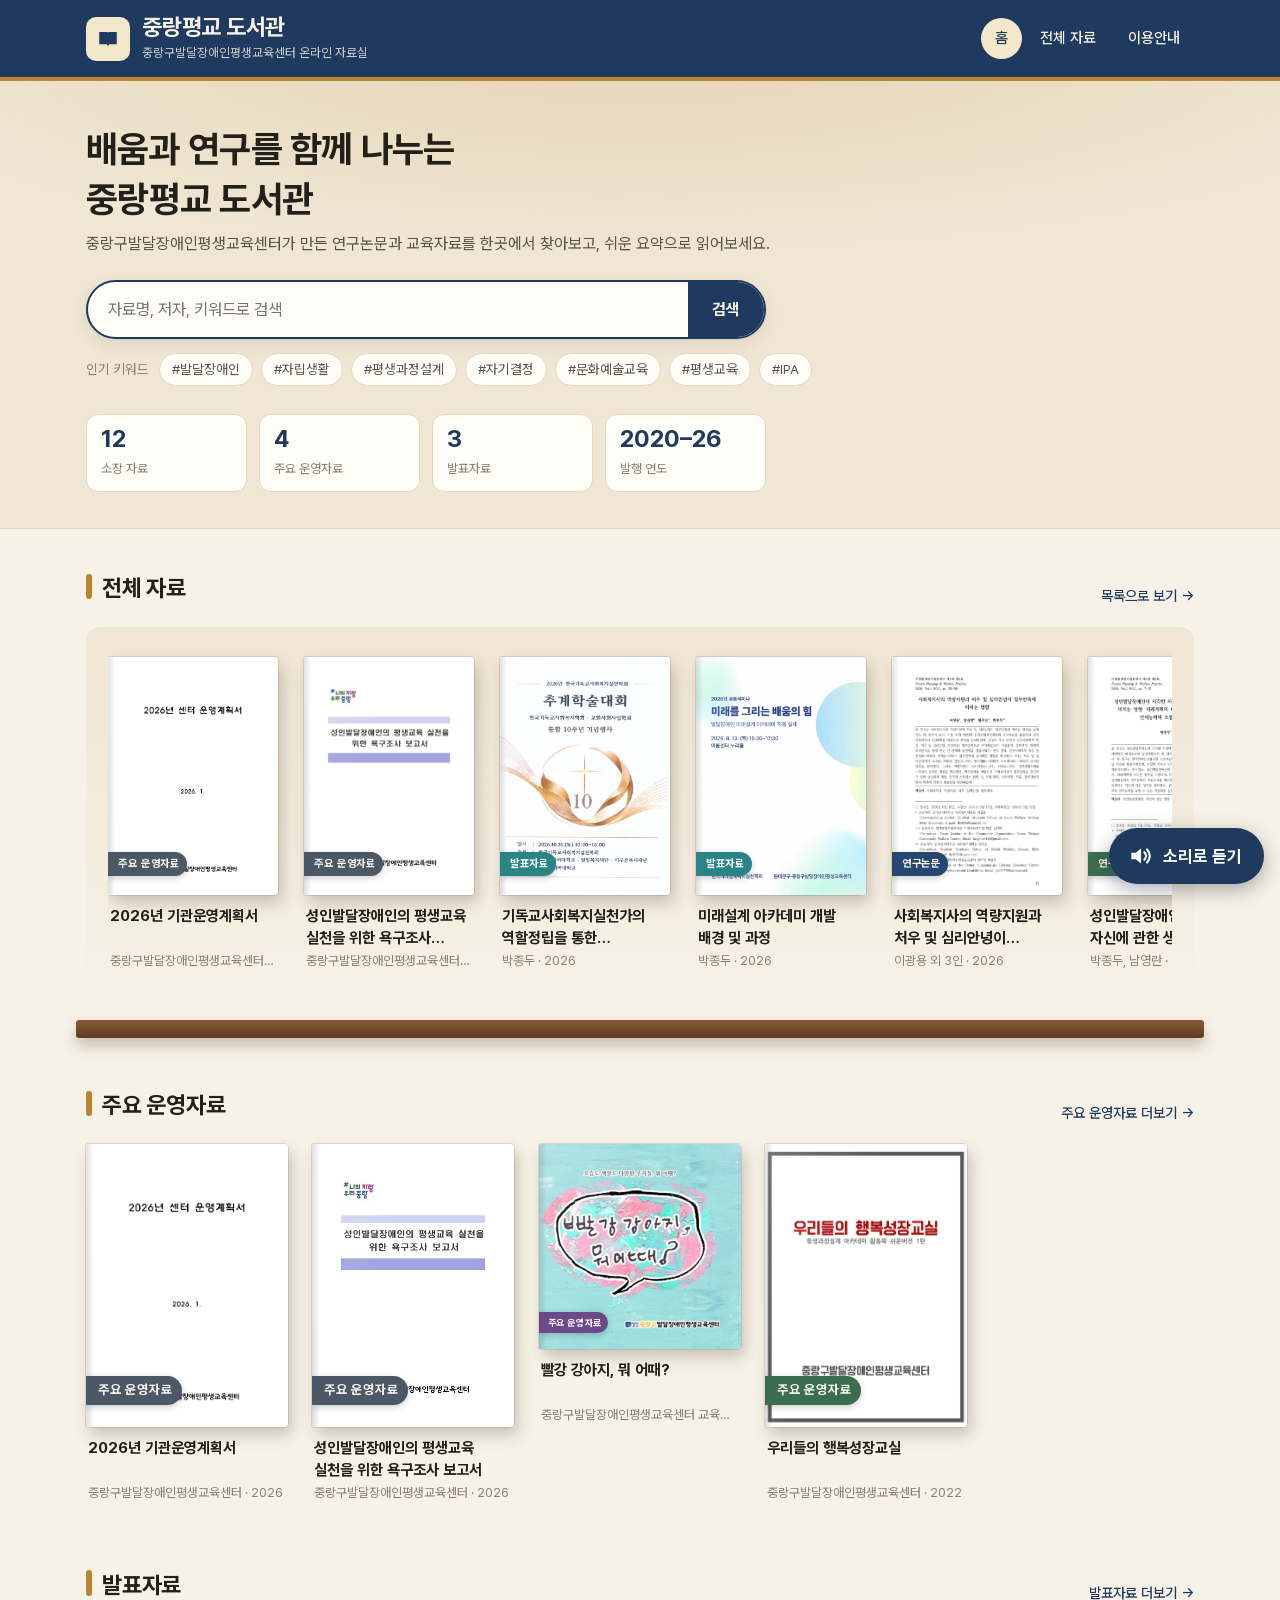
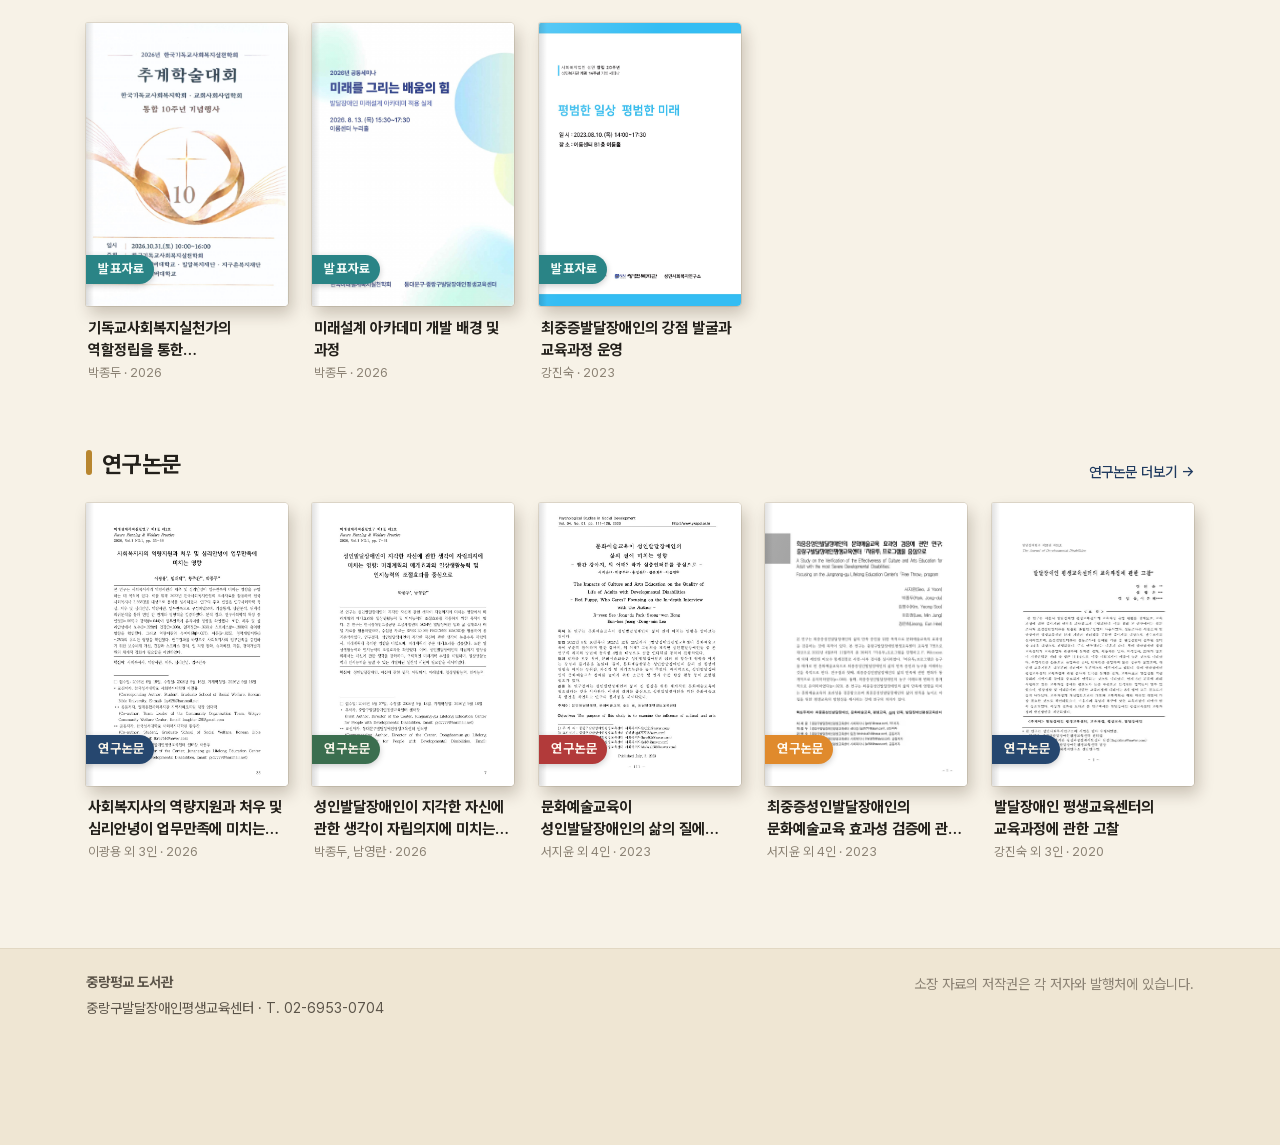
<file: index.html>
<!doctype html>
<html lang="ko">
<head>
  <meta charset="utf-8">
  <meta name="viewport" content="width=device-width, initial-scale=1">
  <title>중랑평교 도서관</title>
  <meta name="description" content="중랑구발달장애인평생교육센터가 만든 연구논문·활동북·발표자료를 쉬운 요약과 함께 읽는 온라인 도서관입니다.">
  <!-- 공유 미리보기 (카카오톡·페이스북·X 등). 이미지는 tools/build-og-image.js 로 다시 만듭니다. -->
  <!-- 사이트 주소가 정해지면 og:image 를 전체 주소(https://…/assets/og-image.png)로 바꾸고 og:url 을 추가하세요. -->
  <meta property="og:type" content="website">
  <meta property="og:site_name" content="중랑평교 도서관">
  <meta property="og:locale" content="ko_KR">
  <meta property="og:title" content="중랑평교 도서관">
  <meta property="og:description" content="중랑구발달장애인평생교육센터가 만든 연구와 교육자료를 쉬운 요약으로 한눈에 읽어 보세요.">
  <meta property="og:image" content="assets/og-image.png">
  <meta property="og:image:width" content="1200">
  <meta property="og:image:height" content="630">
  <meta property="og:image:alt" content="중랑평교 도서관 — 센터가 만든 연구와 교육자료를 쉬운 요약으로 한눈에 읽어 보세요.">
  <meta name="twitter:card" content="summary_large_image">
  <meta name="twitter:title" content="중랑평교 도서관">
  <meta name="twitter:description" content="중랑구발달장애인평생교육센터가 만든 연구와 교육자료를 쉬운 요약으로 한눈에 읽어 보세요.">
  <meta name="twitter:image" content="assets/og-image.png">
  <meta name="theme-color" content="#1f3a5f">
  <link rel="icon" href="data:image/svg+xml,%3Csvg xmlns='http://www.w3.org/2000/svg' viewBox='0 0 32 32'%3E%3Crect width='32' height='32' rx='7' fill='%231f3a5f'/%3E%3Cpath d='M8 9h7a2 2 0 0 1 2 2v12a2 2 0 0 0-2-2H8zM24 9h-7v14a2 2 0 0 1 2-2h5z' fill='%23f3e7c9'/%3E%3C/svg%3E">
  <link rel="preload" href="assets/fonts/PretendardVariable.woff2" as="font" type="font/woff2" crossorigin>
  <link rel="stylesheet" href="assets/style.css">
</head>
<body>
  <a class="skip" href="#main">본문 바로가기</a>

  <header class="masthead">
    <div class="wrap masthead__inner">
      <a class="brand" href="#/" aria-label="중랑평교 도서관 홈">
        <span class="brand__mark" aria-hidden="true">
          <svg viewBox="0 0 32 32"><path d="M6 8h8a3 3 0 0 1 3 3v14a3 3 0 0 0-3-3H6z"/><path d="M26 8h-8a3 3 0 0 0-3 3v14a3 3 0 0 1 3-3h8z"/></svg>
        </span>
        <span class="brand__text">
          <strong>중랑평교 도서관</strong>
          <small>중랑구발달장애인평생교육센터 온라인 자료실</small>
        </span>
      </a>
      <nav class="topnav" aria-label="주 메뉴">
        <a href="#/" data-nav="home">홈</a>
        <a href="#/list" data-nav="list">전체 자료</a>
        <a href="#/about" data-nav="about">이용안내</a>
      </nav>
    </div>
  </header>

  <main id="main" tabindex="-1"></main>

  <footer class="footer">
    <div class="wrap footer__inner">
      <div>
        <strong>중랑평교 도서관</strong>
        <p>중랑구발달장애인평생교육센터 · T. 02-6953-0704</p>
      </div>
      <p class="footer__note">소장 자료의 저작권은 각 저자와 발행처에 있습니다.</p>
    </div>
  </footer>

  <script src="data/catalog.js"></script>
  <script src="data/reports.js"></script>
  <script src="assets/cover.js"></script>
  <script src="assets/app.js"></script>
  <script src="assets/tts.js"></script>
</body>
</html>
</file>
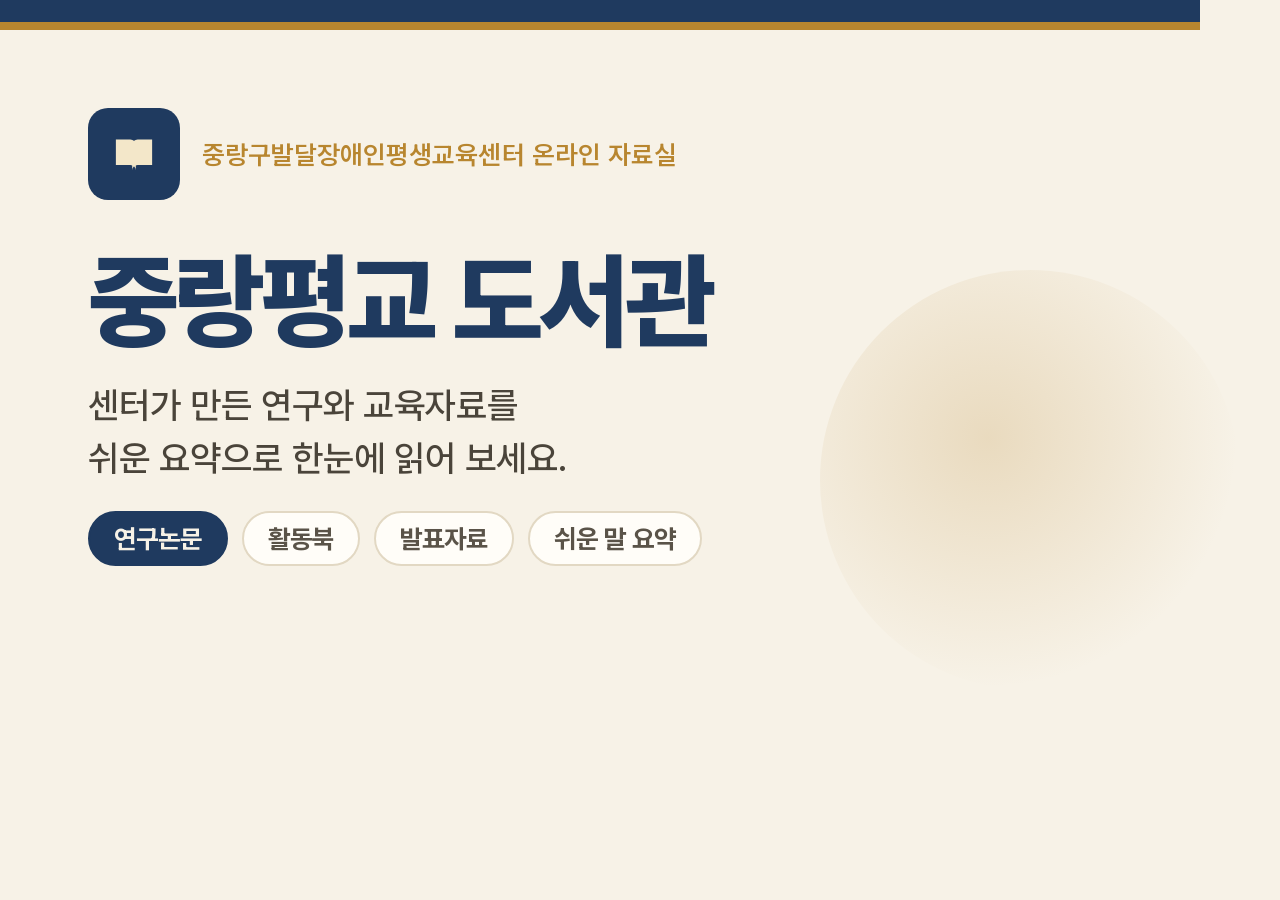
<file: tools/og-image.html>
<!doctype html>
<!-- 공유 미리보기 이미지(1200×630) 원본. 다시 만들기: node tools/build-og-image.js -->
<html lang="ko"><head><meta charset="utf-8">
<style>
@font-face { font-family: "Pretendard Variable"; font-weight: 45 920; src: url("../assets/fonts/PretendardVariable.woff2") format("woff2-variations"); }
* { box-sizing: border-box; margin: 0; }
body { width: 1200px; height: 630px; font-family: "Pretendard Variable", sans-serif; background: #f7f2e7; color: #23201b; position: relative; overflow: hidden; word-break: keep-all; }
.bar { position: absolute; inset: 0 0 auto 0; height: 22px; background: #1f3a5f; border-bottom: 8px solid #b8862f; height: 30px; }
.wrap { position: absolute; inset: 30px 0 0 0; padding: 78px 88px 0; }
.brand { display: flex; align-items: center; gap: 22px; }
.mark { width: 92px; height: 92px; border-radius: 20px; background: #1f3a5f; display: grid; place-items: center; }
.mark svg { width: 58px; height: 58px; fill: #f3e7c9; }
.kicker { font-size: 26px; font-weight: 600; color: #b8862f; letter-spacing: .04em; }
h1 { font-size: 104px; font-weight: 850; letter-spacing: -.035em; line-height: 1.1; margin-top: 44px; color: #1f3a5f; }
.lead { font-size: 36px; font-weight: 500; color: #4a443a; margin-top: 22px; line-height: 1.45; }
.chips { position: absolute; left: 88px; bottom: 64px; display: flex; gap: 14px; }
.chip { font-size: 26px; font-weight: 700; padding: 10px 24px; border-radius: 999px; background: #fffdf8; border: 2px solid #e2d8c3; color: #5a5348; }
.chip.on { background: #1f3a5f; border-color: #1f3a5f; color: #f7f2e7; }
.deco { position: absolute; right: -40px; bottom: -60px; width: 420px; height: 420px; border-radius: 50%; background: radial-gradient(circle at 40% 40%, rgba(184,134,47,.22), rgba(184,134,47,0) 70%); }
</style></head>
<body>
  <div class="bar"></div>
  <div class="deco"></div>
  <div class="wrap">
    <div class="brand">
      <div class="mark"><svg viewBox="0 0 32 32"><path d="M6 8h8a3 3 0 0 1 3 3v14a3 3 0 0 0-3-3H6z"/><path d="M26 8h-8a3 3 0 0 0-3 3v14a3 3 0 0 1 3-3h8z"/></svg></div>
      <div class="kicker">중랑구발달장애인평생교육센터 온라인 자료실</div>
    </div>
    <h1>중랑평교 도서관</h1>
    <p class="lead">센터가 만든 연구와 교육자료를<br>쉬운 요약으로 한눈에 읽어 보세요.</p>
  </div>
  <div class="chips"><span class="chip on">연구논문</span><span class="chip">활동북</span><span class="chip">발표자료</span><span class="chip">쉬운 말 요약</span></div>
</body></html>
</file>
<file: assets/style.css>
/* ============ 중랑평교 도서관 ============ */
@font-face {
  font-family: "Pretendard Variable";
  font-weight: 45 920;
  font-style: normal;
  font-display: swap;
  src: url("fonts/PretendardVariable.woff2") format("woff2-variations");
}
:root {
  --paper: #f7f2e7;
  --paper-2: #efe6d3;
  --card: #fffdf8;
  --ink: #23201b;
  --ink-2: #5a5348;
  --ink-3: #8a8173;
  --line: #e2d8c3;
  --navy: #1f3a5f;
  --navy-2: #2c5282;
  --gold: #b8862f;
  --gold-soft: #f3e7c9;
  --wood: #8a5a33;
  --wood-dark: #5e3b1f;
  --focus: #2c6fd6;
  --shadow: 0 1px 2px rgba(40, 30, 10, .06), 0 6px 18px rgba(40, 30, 10, .08);
  --radius: 14px;
  --serif: "Pretendard Variable", Pretendard, -apple-system, BlinkMacSystemFont, "Apple SD Gothic Neo", "Malgun Gothic", sans-serif;
  --sans: "Pretendard Variable", Pretendard, -apple-system, BlinkMacSystemFont, "Apple SD Gothic Neo", "Malgun Gothic", sans-serif;
  color-scheme: light;
}
@media (prefers-color-scheme: dark) {
  :root:not([data-theme="light"]) {
    --paper: #17150f; --paper-2: #211e17; --card: #221f18;
    --ink: #f1ebdd; --ink-2: #c9c0ae; --ink-3: #978e7e; --line: #3a352a;
    --navy: #9cc0ee; --navy-2: #b9d3f5; --gold: #e0b45e; --gold-soft: #3a3020;
    --wood: #6e4628; --wood-dark: #4a2d16; --focus: #7fb0ff;
    --shadow: 0 1px 2px rgba(0,0,0,.4), 0 8px 22px rgba(0,0,0,.35);
    color-scheme: dark;
  }
}
:root[data-theme="dark"] {
  --paper: #17150f; --paper-2: #211e17; --card: #221f18;
  --ink: #f1ebdd; --ink-2: #c9c0ae; --ink-3: #978e7e; --line: #3a352a;
  --navy: #9cc0ee; --navy-2: #b9d3f5; --gold: #e0b45e; --gold-soft: #3a3020;
  --wood: #6e4628; --wood-dark: #4a2d16; --focus: #7fb0ff;
  --shadow: 0 1px 2px rgba(0,0,0,.4), 0 8px 22px rgba(0,0,0,.35);
  color-scheme: dark;
}

* { box-sizing: border-box; }
html { -webkit-text-size-adjust: 100%; }
body {
  margin: 0; background: var(--paper); color: var(--ink);
  font-family: var(--sans); font-size: 16px; line-height: 1.7;
  word-break: keep-all; overflow-wrap: anywhere;
}
a { color: inherit; }
img, svg { display: block; }
:focus-visible { outline: 3px solid var(--focus); outline-offset: 2px; border-radius: 6px; }
.wrap { max-width: 1140px; margin: 0 auto; padding: 0 16px; }
.skip { position: absolute; left: -999px; top: 8px; background: var(--card); padding: 8px 12px; z-index: 10; }
.skip:focus { left: 8px; }
main, main:focus, main:focus-visible { outline: none; min-height: 60vh; }

/* ---------- masthead ---------- */
.masthead { background: #1f3a5f; color: #f7f2e7; border-bottom: 4px solid #b8862f; }
.masthead__inner { display: flex; align-items: center; justify-content: space-between; gap: 16px; padding-top: 14px; padding-bottom: 14px; flex-wrap: wrap; }
.brand { display: flex; align-items: center; gap: 12px; text-decoration: none; }
.brand__mark { width: 44px; height: 44px; border-radius: 10px; background: #f3e7c9; display: grid; place-items: center; flex: none; }
.brand__mark svg { width: 28px; height: 28px; fill: #1f3a5f; }
.brand__text strong { display: block; font-family: var(--serif); font-size: 1.45rem; letter-spacing: -.01em; line-height: 1.2; }
.brand__text small { display: block; font-size: .78rem; opacity: .8; }
.topnav { display: flex; gap: 4px; }
.topnav a { text-decoration: none; padding: 8px 14px; border-radius: 999px; font-weight: 500; font-size: .95rem; }
.topnav a:hover { background: rgba(255,255,255,.1); }
.topnav a[aria-current="page"] { background: #f3e7c9; color: #1f3a5f; }

/* ---------- hero ---------- */
.hero { background:
  radial-gradient(1200px 300px at 50% -40px, rgba(184,134,47,.18), transparent 70%), var(--paper-2);
  border-bottom: 1px solid var(--line); padding: 44px 0 36px; }
.hero h1 { font-family: var(--serif); font-size: clamp(1.6rem, 4vw, 2.3rem); margin: 0 0 6px; line-height: 1.35; letter-spacing: -.02em; }
.hero p.lead { margin: 0 0 22px; color: var(--ink-2); }
.search { display: flex; background: var(--card); border: 2px solid var(--navy); border-radius: 999px; overflow: hidden; max-width: 680px; box-shadow: var(--shadow); }
.search input { flex: 1; min-width: 0; border: 0; background: transparent; padding: 14px 20px; font: inherit; font-size: 1.02rem; color: var(--ink); }
.search input:focus { outline: none; }
.search button { border: 0; background: var(--navy); color: var(--paper); padding: 0 24px; font: inherit; font-weight: 700; cursor: pointer; }
:root[data-theme="dark"] .search button { color: #17150f; }
.chips { display: flex; flex-wrap: wrap; gap: 8px; margin-top: 14px; align-items: center; }
.chips__label { font-size: .85rem; color: var(--ink-3); margin-right: 2px; }
.chip { border: 1px solid var(--line); background: var(--card); color: var(--ink-2); border-radius: 999px; padding: 4px 12px; font: inherit; font-size: .85rem; cursor: pointer; text-decoration: none; }
.chip:hover { border-color: var(--gold); color: var(--ink); }
.stats-row { display: grid; grid-template-columns: repeat(4, minmax(0,1fr)); gap: 12px; margin-top: 28px; max-width: 680px; }
.stat { background: var(--card); border: 1px solid var(--line); border-radius: 12px; padding: 10px 14px; }
.stat b { display: block; font-family: var(--serif); font-size: 1.5rem; color: var(--navy); line-height: 1.2; }
.stat span { font-size: .8rem; color: var(--ink-3); }

/* ---------- sections ---------- */
.section { padding: 40px 0 8px; }
.section__head { display: flex; align-items: end; justify-content: space-between; gap: 12px; margin-bottom: 18px; flex-wrap: wrap; }
.section__head h2 { font-family: var(--serif); font-size: 1.45rem; margin: 0; letter-spacing: -.01em; }
.section__head h2::before { content: ""; display: inline-block; width: 6px; height: 1.1em; background: var(--gold); border-radius: 3px; margin-right: 10px; vertical-align: -3px; }
.more { font-size: .9rem; color: var(--navy); font-weight: 500; text-decoration: none; }
.more:hover { text-decoration: underline; }

/* ---------- bookshelf ---------- */
.shelf { position: relative; padding: 10px 22px 22px; background: linear-gradient(var(--paper-2), var(--paper)); border-radius: var(--radius) var(--radius) 0 0; }
.shelf__row { display: flex; gap: 26px; overflow-x: auto; padding: 20px 4px 14px; scroll-snap-type: x mandatory; align-items: flex-end; }
/* 옆으로 넘기는 슬라이드 바 — 크고 밝게 (크롬·엣지·안드로이드) */
.shelf__row::-webkit-scrollbar { height: 18px; }
.shelf__row::-webkit-scrollbar-track { background: #fff3c4; border: 1px solid #f2d27a; border-radius: 999px; margin: 0 4px; }
.shelf__row::-webkit-scrollbar-thumb { background: #f2b400; border: 3px solid #fff3c4; border-radius: 999px; min-width: 60px; }
.shelf__row::-webkit-scrollbar-thumb:hover { background: #ffc61a; }
.shelf__row::-webkit-scrollbar-thumb:active { background: #e0a500; }
/* 파이어폭스 (두께는 브라우저 기본값) */
@supports (-moz-appearance: none) {
  .shelf__row { scrollbar-color: #f2b400 #fff3c4; scrollbar-width: auto; }
}
.shelf__board { height: 18px; background: linear-gradient(var(--wood), var(--wood-dark)); border-radius: 3px; box-shadow: 0 8px 14px rgba(60,35,10,.25); margin: 0 -10px; position: relative; z-index: 1; }
.shelf .book { --w: 170px; flex: 0 0 var(--w); min-width: 0; scroll-snap-align: start; margin-bottom: -1px; }
/* 원본 비율 표지(정사각형 그림책 등): 높이는 다른 표지(너비×1.4)와 같게, 너비만 비율대로 */
.shelf .book--ratio { flex-basis: calc(var(--w) * 1.4 * var(--r)); }
.book { min-width: 0; }

/* ---------- book (cover link) ---------- */
.book { display: block; text-decoration: none; color: inherit; }
.book__cover { transition: transform .28s cubic-bezier(.2,.8,.3,1), box-shadow .28s ease; will-change: transform; }
/* 마우스를 올리거나 키보드로 고르면 책이 위로 살짝 올라옴 */
.book:hover .book__cover, .book:focus-visible .book__cover { transform: translateY(-12px); box-shadow: 0 0 0 1px rgba(60,40,10,.12), 6px 22px 30px rgba(40,25,5,.32); }
.book:active .book__cover { transform: translateY(-6px); }
/* 글 영역 높이를 고정해 모든 표지가 같은 높이에 놓이게 함: 제목 2줄 + 저자·연도 1줄 */
.book__meta { padding: 10px 2px 14px; }
.book__meta h3 { font-size: .95rem; line-height: 1.45; height: 2.9em; margin: 0 0 2px; display: -webkit-box; -webkit-line-clamp: 2; -webkit-box-orient: vertical; overflow: hidden; }
.book__meta p { margin: 0; font-size: .8rem; line-height: 1.6; color: var(--ink-3); white-space: nowrap; overflow: hidden; text-overflow: ellipsis; }

/* ---------- COVER ---------- */
.cover {
  --c1: #1f3a5f; --c2: #142843; --fg: #f7f2e7; --ac: #e0b45e;
  position: relative; aspect-ratio: 3 / 4.2; width: 100%;
  background: linear-gradient(155deg, var(--c1), var(--c2));
  color: var(--fg); border-radius: 3px 8px 8px 3px; overflow: hidden;
  box-shadow: 4px 8px 16px rgba(40,25,5,.25), inset 0 0 0 1px rgba(255,255,255,.06);
  container-type: inline-size;
  font-family: var(--sans);
}
.cover::before { /* spine */
  content: ""; position: absolute; inset: 0 auto 0 0; width: 7%;
  background: linear-gradient(90deg, rgba(0,0,0,.35), rgba(255,255,255,.12) 60%, rgba(0,0,0,.15));
}
.cover::after { /* paper sheen */
  content: ""; position: absolute; inset: 0;
  background: linear-gradient(110deg, rgba(255,255,255,.14), transparent 38%, transparent 70%, rgba(0,0,0,.12));
  pointer-events: none;
}
.cover__inner { position: absolute; inset: 0 0 0 7%; padding: 9cqi 9cqi 8cqi 8cqi; display: flex; flex-direction: column; }
.cover__type { font-size: 5.6cqi; letter-spacing: .14em; font-weight: 700; color: var(--ac); display: flex; align-items: center; gap: 2.5cqi; }
.cover__type::after { content: ""; flex: 1; height: 1px; background: currentColor; opacity: .5; }
.cover__title { font-family: var(--serif); font-weight: 900; font-size: 9.4cqi; line-height: 1.32; margin: 5cqi 0 0; letter-spacing: -.02em; }
.cover__sub { font-size: 5cqi; line-height: 1.45; opacity: .82; margin-top: 3cqi; }
.cover__motif { flex: 1; display: grid; place-items: center; min-height: 0; padding: 3cqi 0; }
.cover__motif svg { width: 46%; min-width: 34cqi; height: auto; max-height: 100%; color: var(--ac); }
.cover__foot { display: flex; justify-content: space-between; align-items: end; gap: 3cqi; font-size: 4.8cqi; }
.cover__authors { opacity: .9; line-height: 1.4; }
.cover__year { font-family: var(--serif); font-weight: 700; color: var(--ac); font-size: 6cqi; white-space: nowrap; flex: none; }
.cover--long .cover__title { font-size: 8cqi; }
.cover--long .cover__sub { font-size: 4.6cqi; }
.cover__label { /* library call-number sticker */
  position: absolute; left: 1.2%; bottom: 7cqi; width: 5%; z-index: 2; display: none;
}
.cover--lg { border-radius: 4px 12px 12px 4px; }

/* 원문 첫 페이지 표지 */
.cover--page { background: #fff; border-radius: 2px 4px 4px 2px; box-shadow: 0 0 0 1px rgba(60,40,10,.12), 4px 8px 16px rgba(40,25,5,.22); }
.cover--page::before { width: 4%; background: linear-gradient(90deg, rgba(0,0,0,.14), rgba(0,0,0,0)); z-index: 1; }
.cover--page::after { background: linear-gradient(110deg, rgba(255,255,255,.18), transparent 40%); z-index: 1; }
.cover--page img { position: absolute; inset: 0; width: 100%; height: 100%; object-fit: cover; object-position: top center; }
.cover__tag {
  position: absolute; left: 0; bottom: 8%; z-index: 2;
  background: var(--c1); color: var(--fg); font-size: calc(6.4cqi * var(--tag-scale, 1)); font-weight: 700; letter-spacing: .06em;
  padding: calc(1.6cqi * var(--tag-scale, 1)) calc(4.5cqi * var(--tag-scale, 1)) calc(1.6cqi * var(--tag-scale, 1)) calc(6cqi * var(--tag-scale, 1)); border-radius: 0 999px 999px 0; box-shadow: 0 2px 6px rgba(0,0,0,.2);
}

/* themes */
.t-navy    { --c1: #26476f; --c2: #142a46; --ac: #e8c27a; --fg: #f7f2e7; }
.t-forest  { --c1: #3b6e4f; --c2: #1f4330; --ac: #f2d98c; --fg: #f6f4e8; }
.t-crimson { --c1: #b23a3a; --c2: #6e1d24; --ac: #ffd9a8; --fg: #fff6ef; }
.t-amber   { --c1: #e08a2c; --c2: #a8501a; --ac: #fff1cf; --fg: #fffaf0; }
.t-plum    { --c1: #6c4a8a; --c2: #3e2753; --ac: #f0cfe8; --fg: #fbf5ff; }
.t-teal    { --c1: #2a8486; --c2: #155052; --ac: #d8f2e6; --fg: #f2fbf8; }
.t-slate   { --c1: #4d5866; --c2: #2b323b; --ac: #f0d8a8; --fg: #f4f3ef; }

/* ---------- list / catalog ---------- */
.toolbar { display: flex; gap: 10px; flex-wrap: wrap; align-items: center; margin-bottom: 20px; }
.tabs { display: flex; gap: 6px; flex-wrap: wrap; }
.tab { border: 1px solid var(--line); background: var(--card); color: var(--ink-2); border-radius: 999px; padding: 7px 16px; font: inherit; font-size: .9rem; cursor: pointer; }
.tab[aria-pressed="true"] { background: var(--navy); border-color: var(--navy); color: var(--paper); font-weight: 700; }
.toolbar .spacer { flex: 1; }
.toolbar select, .toolbar input[type="search"] { font: inherit; font-size: .9rem; padding: 7px 12px; border: 1px solid var(--line); border-radius: 10px; background: var(--card); color: var(--ink); }
.toolbar input[type="search"] { min-width: 200px; }
.grid { display: grid; grid-template-columns: repeat(auto-fill, minmax(170px, 1fr)); gap: 28px 24px; }
.result-count { font-size: .9rem; color: var(--ink-3); margin: -8px 0 18px; }
.empty { padding: 48px 16px; text-align: center; color: var(--ink-3); background: var(--card); border: 1px dashed var(--line); border-radius: var(--radius); }

/* ---------- detail ---------- */
.crumbs { font-size: .85rem; color: var(--ink-3); padding: 20px 0 0; }
.crumbs a { color: var(--ink-2); text-decoration: none; }
.crumbs a:hover { text-decoration: underline; }
.detail { display: grid; grid-template-columns: 300px minmax(0, 1fr); gap: 44px; padding: 22px 0 10px; align-items: start; }
.detail__aside { position: sticky; top: 20px; }
.detail__aside .cover { box-shadow: 10px 16px 30px rgba(40,25,5,.3); }
.callno { margin-top: 14px; display: flex; align-items: center; justify-content: center; gap: 8px; font-size: .85rem; color: var(--ink-2); }
.callno b { font-family: ui-monospace, Menlo, monospace; background: var(--card); border: 1px solid var(--line); padding: 2px 10px; border-radius: 6px; color: var(--ink); }
.btns { display: grid; gap: 8px; margin-top: 16px; }
.btn { display: flex; align-items: center; justify-content: center; gap: 8px; padding: 12px 16px; border-radius: 10px; font-weight: 700; text-decoration: none; border: 1px solid var(--navy); font-size: .95rem; }
.btn--primary { background: var(--navy); color: var(--paper); }
.btn--ghost { background: transparent; color: var(--navy); }
.btn svg { width: 18px; height: 18px; }

.detail__type { display: inline-block; font-size: .8rem; font-weight: 700; letter-spacing: .06em; color: var(--gold); border: 1px solid var(--gold); border-radius: 999px; padding: 1px 10px; }
.detail h1 { font-family: var(--serif); font-size: clamp(1.45rem, 3.2vw, 2rem); line-height: 1.4; margin: 10px 0 4px; letter-spacing: -.02em; }
.detail .subtitle { color: var(--ink-2); font-size: 1.05rem; margin: 0 0 18px; }

.biblio { width: 100%; border-collapse: collapse; background: var(--card); border: 1px solid var(--line); border-radius: 12px; overflow: hidden; font-size: .92rem; }
.biblio th, .biblio td { text-align: left; padding: 9px 14px; border-bottom: 1px solid var(--line); vertical-align: top; }
.biblio tr:last-child th, .biblio tr:last-child td { border-bottom: 0; }
.biblio th { width: 100px; color: var(--ink-3); font-weight: 500; background: var(--paper-2); white-space: nowrap; }
.kw { display: flex; flex-wrap: wrap; gap: 6px; }
.kw a { font-size: .82rem; background: var(--gold-soft); color: var(--ink); text-decoration: none; border-radius: 6px; padding: 1px 8px; }
.kw a:hover { text-decoration: underline; }

.panel { background: var(--card); border: 1px solid var(--line); border-radius: var(--radius); padding: 22px 24px; margin-top: 20px; box-shadow: var(--shadow); }
.panel h2 { font-family: var(--serif); font-size: 1.15rem; margin: 0 0 12px; display: flex; align-items: center; gap: 8px; }
.panel h2 .ico { width: 28px; height: 28px; border-radius: 8px; display: grid; place-items: center; background: var(--gold-soft); color: var(--gold); font-size: .95rem; flex: none; }
.panel p { margin: 0; }
.oneline { font-size: 1.08rem; line-height: 1.8; border-left: 4px solid var(--gold); padding-left: 16px; }

.easy { background: linear-gradient(var(--gold-soft), var(--card)); }
.easy ol { margin: 0; padding: 0; list-style: none; counter-reset: e; display: grid; gap: 10px; }
.easy li { counter-increment: e; display: flex; gap: 12px; align-items: flex-start; font-size: 1.12rem; line-height: 1.6; }
.easy li::before { content: counter(e); flex: none; width: 30px; height: 30px; border-radius: 50%; background: var(--navy); color: var(--paper); font-weight: 700; display: grid; place-items: center; font-size: .95rem; margin-top: 1px; }

.kpis { display: grid; grid-template-columns: repeat(auto-fit, minmax(130px, 1fr)); gap: 10px; }
.kpi { border: 1px solid var(--line); border-radius: 12px; padding: 12px 14px; background: var(--paper); }
.kpi b { display: block; font-family: var(--serif); font-size: 1.35rem; color: var(--navy); line-height: 1.3; }
.kpi span { font-size: .82rem; color: var(--ink-3); }

.sum-sec + .sum-sec { margin-top: 22px; padding-top: 20px; border-top: 1px dashed var(--line); }
.sum-sec h3 { font-size: 1.02rem; margin: 0 0 8px; color: var(--navy); }
.sum-sec ul { margin: 0; padding-left: 1.1em; display: grid; gap: 6px; }
.sum-sec li::marker { color: var(--gold); }

.related { margin-top: 36px; }
/* 상세 요약 본문 */
.detail__body { min-width: 0; }
.side-toc { margin-top: 18px; background: var(--card); border: 1px solid var(--line); border-radius: 12px; padding: 14px 16px; font-size: .88rem; }
.side-toc b { display: block; font-size: .8rem; letter-spacing: .08em; color: var(--gold); margin-bottom: 6px; }
.side-toc ol { margin: 0; padding-left: 1.3em; display: grid; gap: 4px; }
.side-toc li::marker { color: var(--ink-3); }
.side-toc a { text-decoration: none; color: var(--ink-2); }
.side-toc a:hover { color: var(--navy); text-decoration: underline; }
#sum-overview, .report { scroll-margin-top: 16px; }
.report__h { font-size: 1.2rem !important; padding-bottom: 10px; border-bottom: 2px solid var(--navy); margin-bottom: 16px !important; }
.report__no { color: var(--gold); font-weight: 800; margin-right: 4px; }
.report h3 { font-size: 1.02rem; margin: 22px 0 8px; color: var(--ink); display: flex; align-items: center; gap: 8px; }
.report h3::before { content: ""; width: 4px; height: 1em; background: var(--gold); border-radius: 2px; flex: none; }
.report > h3:first-of-type { margin-top: 4px; }
.report p { margin: 0 0 12px; }
.report ul, .report ol { margin: 0 0 12px; padding-left: 1.3em; display: grid; gap: 6px; }
.report ul li::marker { color: var(--gold); }
.report ol li::marker { color: var(--navy); font-weight: 700; }
.rtable { overflow-x: auto; margin: 4px 0 14px; border: 1px solid var(--line); border-radius: 10px; }
.rtable table { width: 100%; border-collapse: collapse; font-size: .9rem; line-height: 1.6; min-width: 480px; }
.rtable caption { caption-side: top; text-align: left; font-weight: 700; font-size: .9rem; color: var(--ink-2); padding: 10px 12px 6px; background: var(--card); }
.rtable th { background: var(--navy); color: var(--paper); text-align: left; font-weight: 600; padding: 8px 12px; white-space: nowrap; }
.rtable td { padding: 8px 12px; border-top: 1px solid var(--line); vertical-align: top; }
.rtable td, .rtable th { overflow-wrap: break-word; }
.rtable td:first-child { font-weight: 600; white-space: nowrap; }
.rtable tbody tr:nth-child(even) td { background: var(--paper); }
.rnote { font-size: .84rem; color: var(--ink-3); margin-top: -6px !important; }
.report blockquote { margin: 0 0 10px; padding: 10px 16px 10px 36px; background: var(--paper); border-radius: 10px; position: relative; color: var(--ink-2); }
.report blockquote::before { content: "“"; position: absolute; left: 12px; top: 2px; font-size: 1.8rem; font-weight: 800; color: var(--gold); line-height: 1.2; }
.report blockquote cite { display: block; text-align: right; font-style: normal; font-size: .82rem; color: var(--ink-3); margin-top: 2px; }
.rbox { border: 1.5px solid var(--gold); background: var(--gold-soft); border-radius: 12px; padding: 12px 16px; margin: 6px 0 12px; }
.rbox b { display: block; color: var(--gold); font-size: .82rem; letter-spacing: .05em; margin-bottom: 2px; }
.source { border: 2px solid var(--navy); }
.no-download { margin: 0; padding: 10px 12px; text-align: center; font-size: .88rem; color: var(--ink-3); background: var(--card); border: 1px dashed var(--line); border-radius: 10px; }
.source p { color: var(--ink-2); margin-bottom: 14px !important; }
.source__btn .btn { display: inline-flex; padding: 12px 22px; }

/* ---------- about ---------- */
.prose { max-width: 760px; }
.prose h1 { font-family: var(--serif); }
.steps { display: grid; grid-template-columns: repeat(auto-fit, minmax(200px, 1fr)); gap: 14px; margin: 18px 0; padding: 0; list-style: none; counter-reset: s; }
.steps li { background: var(--card); border: 1px solid var(--line); border-radius: 12px; padding: 16px; counter-increment: s; }
.steps li::before { content: "STEP " counter(s); display: block; font-size: .75rem; font-weight: 700; letter-spacing: .1em; color: var(--gold); margin-bottom: 4px; }

/* ---------- footer ---------- */
.footer { margin-top: 64px; border-top: 1px solid var(--line); background: var(--paper-2); }
.footer__inner { display: flex; justify-content: space-between; gap: 16px; flex-wrap: wrap; padding-top: 22px; padding-bottom: 28px; font-size: .88rem; color: var(--ink-2); }
.footer p { margin: 2px 0 0; }
.footer__note { color: var(--ink-3); }

/* ---------- responsive ---------- */
@media (max-width: 820px) {
  .side-toc { display: none; }
  .detail { grid-template-columns: 1fr; gap: 24px; }
  .detail__aside { position: static; max-width: 260px; margin: 0 auto; width: 100%; }
}
@media (max-width: 560px) {
  .brand__text small { display: none; }
  .topnav a { padding: 6px 10px; font-size: .88rem; }
  .stats-row { grid-template-columns: repeat(2, minmax(0,1fr)); }
  .grid { grid-template-columns: repeat(2, minmax(0, 1fr)); gap: 22px 16px; }
  .shelf { padding: 6px 12px 18px; }
  .shelf .book { --w: 140px; }
  .shelf__row::-webkit-scrollbar { height: 16px; }
  .panel { padding: 18px 16px; }
  .toolbar input[type="search"] { min-width: 0; flex: 1 1 100%; }
  .biblio th { width: 78px; padding: 8px 10px; }
  .biblio td { padding: 8px 10px; }
}
@media (prefers-reduced-motion: reduce) {
  .book__cover { transition: none; }
}

/* ---------- 음성 안내 (assets/tts.js) ---------- */
.tts-panel {
  position: fixed; right: 16px; bottom: 16px; z-index: 50;
  display: flex; flex-direction: column; align-items: flex-end; gap: 8px;
  max-width: calc(100vw - 32px);
}
.tts-main {
  display: inline-flex; align-items: center; gap: 10px;
  min-height: 56px; padding: 0 22px 0 18px; border: 0; border-radius: 999px;
  background: #1f3a5f; color: #fff; font: inherit; font-size: 1.05rem; font-weight: 700;
  box-shadow: 0 6px 20px rgba(20, 30, 50, .35); cursor: pointer;
}
.tts-main svg { width: 26px; height: 26px; flex: none; }
.tts-main:hover { background: #2c5282; }
.tts-main:focus-visible, .tts-btn:focus-visible { outline: 4px solid #f2b400; outline-offset: 3px; }
.tts-panel.is-active .tts-main { background: #b8862f; color: #1b1406; }
.tts-controls {
  display: flex; gap: 6px; padding: 6px; border-radius: 999px;
  background: #fffdf8; border: 2px solid #1f3a5f; box-shadow: 0 6px 20px rgba(20, 30, 50, .2);
}
.tts-controls[hidden] { display: none; }
.tts-btn {
  min-width: 48px; height: 48px; padding: 0 12px; border: 0; border-radius: 999px;
  background: #efe6d3; color: #1f3a5f; font: inherit; font-size: .9rem; cursor: pointer;
  display: inline-flex; align-items: center; justify-content: center; gap: 4px;
}
.tts-btn svg { width: 22px; height: 22px; }
.tts-btn:hover { background: #e2d8c3; }
.tts-rate b { font-weight: 800; }
.tts-status { margin: 0; max-width: 320px; font-size: .85rem; color: #fff; background: rgba(20, 30, 50, .88); border-radius: 10px; padding: 6px 12px; }
.tts-status:empty { display: none; }
.tts-reading {
  outline: 4px solid #f2b400 !important; outline-offset: 4px; border-radius: 6px;
  background-color: rgba(242, 180, 0, .16) !important;
  scroll-margin: 120px;
}
.biblio tr.tts-reading, .rtable.tts-reading { outline: none !important; }
.biblio tr.tts-reading th, .biblio tr.tts-reading td { background: rgba(242, 180, 0, .28) !important; box-shadow: inset 0 3px 0 #f2b400, inset 0 -3px 0 #f2b400; }
.rtable.tts-reading { box-shadow: 0 0 0 4px #f2b400; }
.btn--listen { background: #b8862f; color: #1b1406; border-color: #b8862f; cursor: pointer; font: inherit; font-weight: 700; }
.btn--listen[aria-pressed="true"] { background: #1f3a5f; color: #fff; border-color: #1f3a5f; }
.footer { padding-bottom: 96px; }
kbd { font: inherit; font-size: .85em; padding: 1px 6px; border: 1px solid var(--line); border-bottom-width: 2px; border-radius: 5px; background: var(--card); }
@media (max-width: 560px) {
  .tts-main { min-height: 52px; padding: 0 18px 0 14px; font-size: 1rem; }
  .tts-btn { min-width: 44px; height: 44px; padding: 0 10px; }
}
@media (prefers-reduced-motion: reduce) { .tts-reading { transition: none; } }
/* 외부 사이트 안내 버튼 아래 문구 */
/* 한 줄로 표시: 칸 너비에 맞춰 글자 크기를 줄임(최대 12px) */
.btns, .source__btn { container-type: inline-size; }
.ext-note { margin: 2px 0 0; padding: 8px; font-size: min(12.5px, calc((100cqi - 16px) / var(--len, 28))); line-height: 1.5; letter-spacing: -.02em; white-space: nowrap; overflow: hidden; color: var(--ink-2); background: var(--gold-soft); border-radius: 8px; text-align: center; }
.source__btn { display: flex; align-items: center; flex-wrap: wrap; gap: 12px 24px; }
.source__btn .ext-note { display: block; max-width: 100%; margin: 0 !important; padding: 10px 14px; font-size: min(13px, calc((100cqi - 28px) / var(--len, 28))); }
.sr-only { position: absolute; width: 1px; height: 1px; padding: 0; margin: -1px; overflow: hidden; clip: rect(0 0 0 0); white-space: nowrap; border: 0; }
</file>
